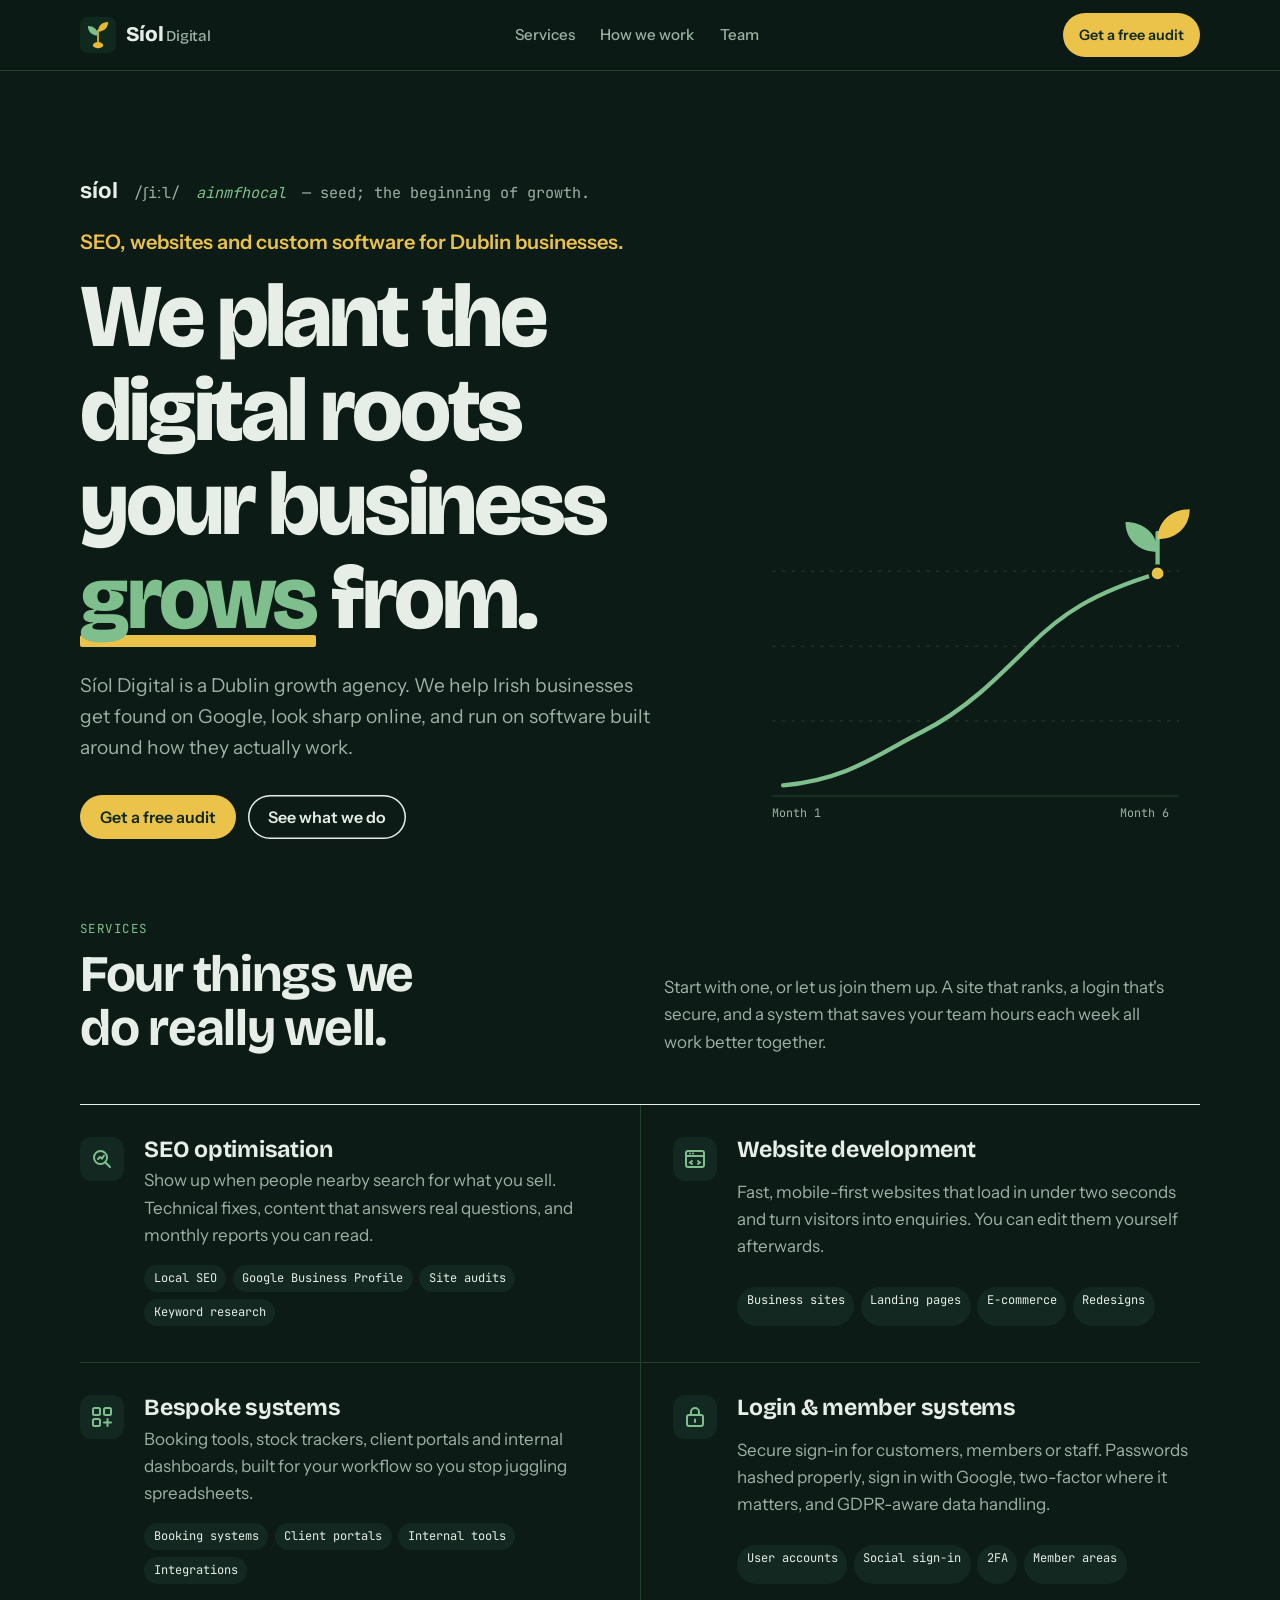
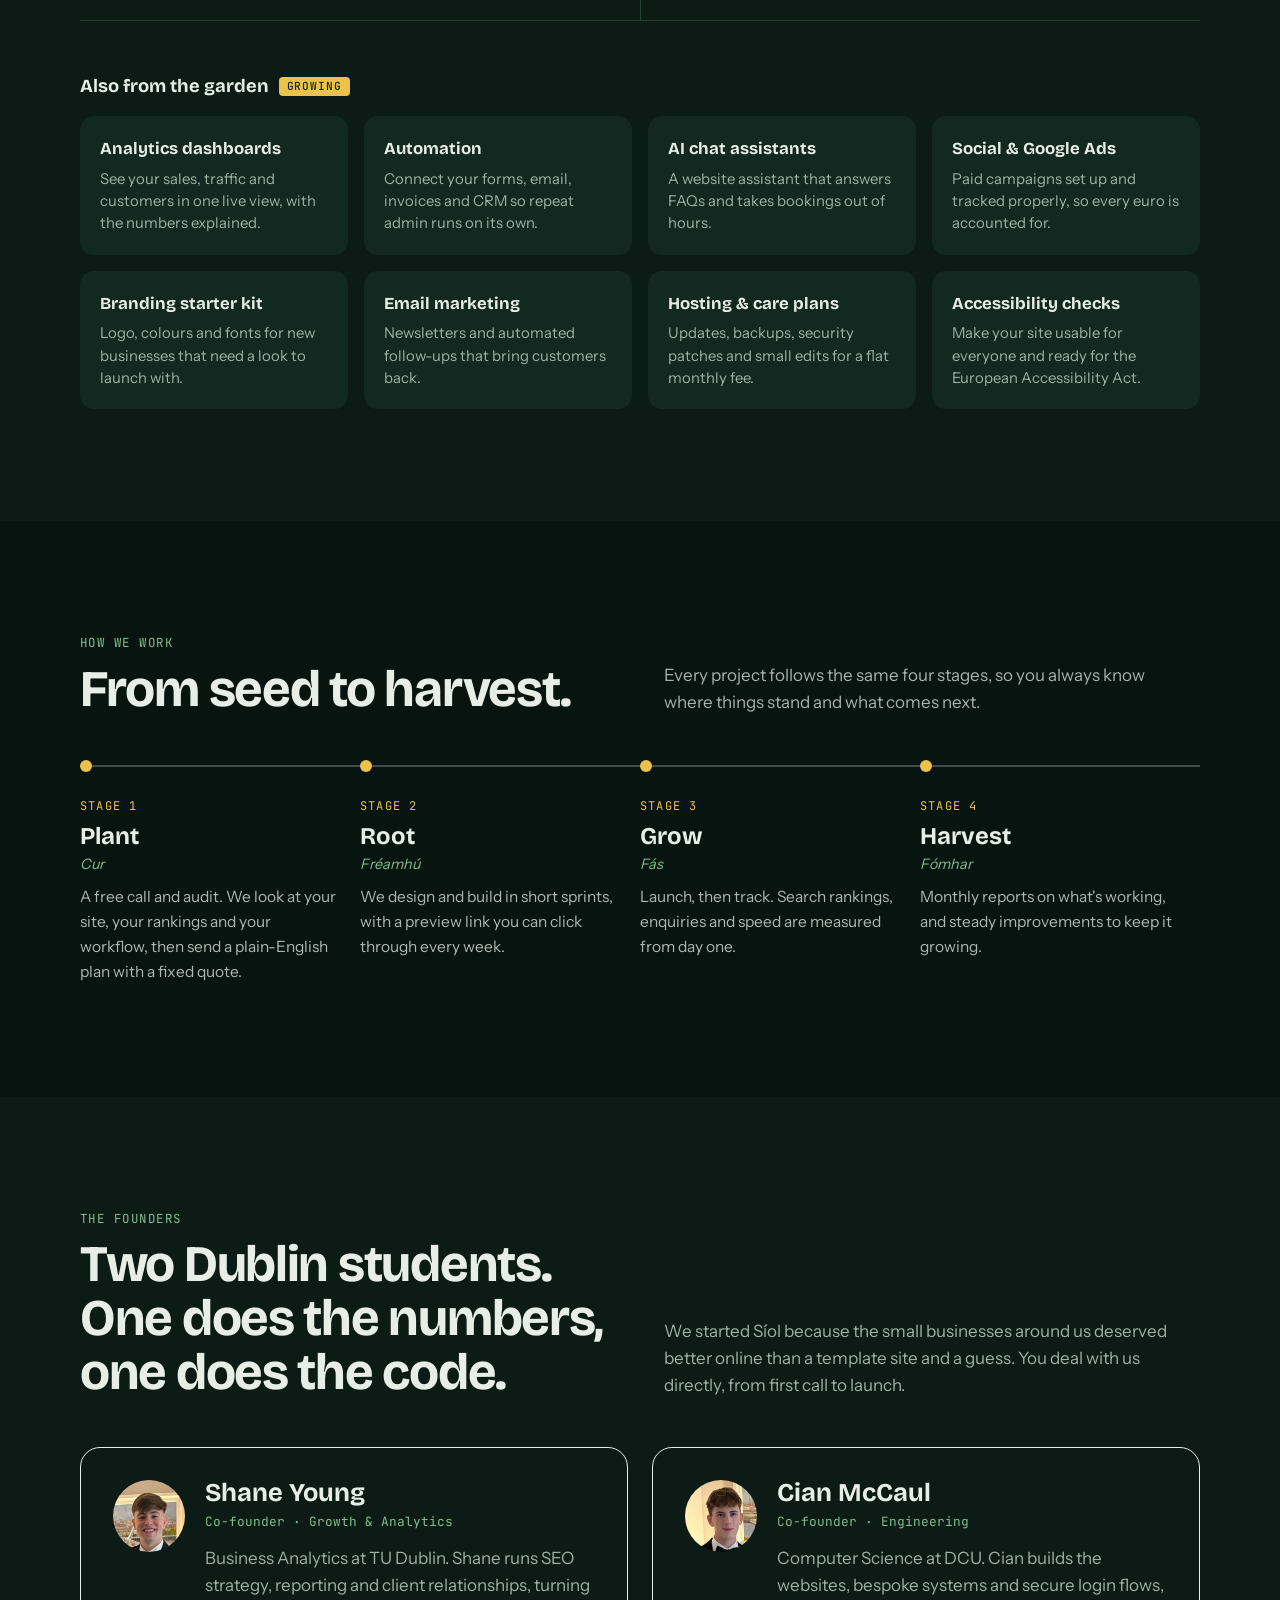
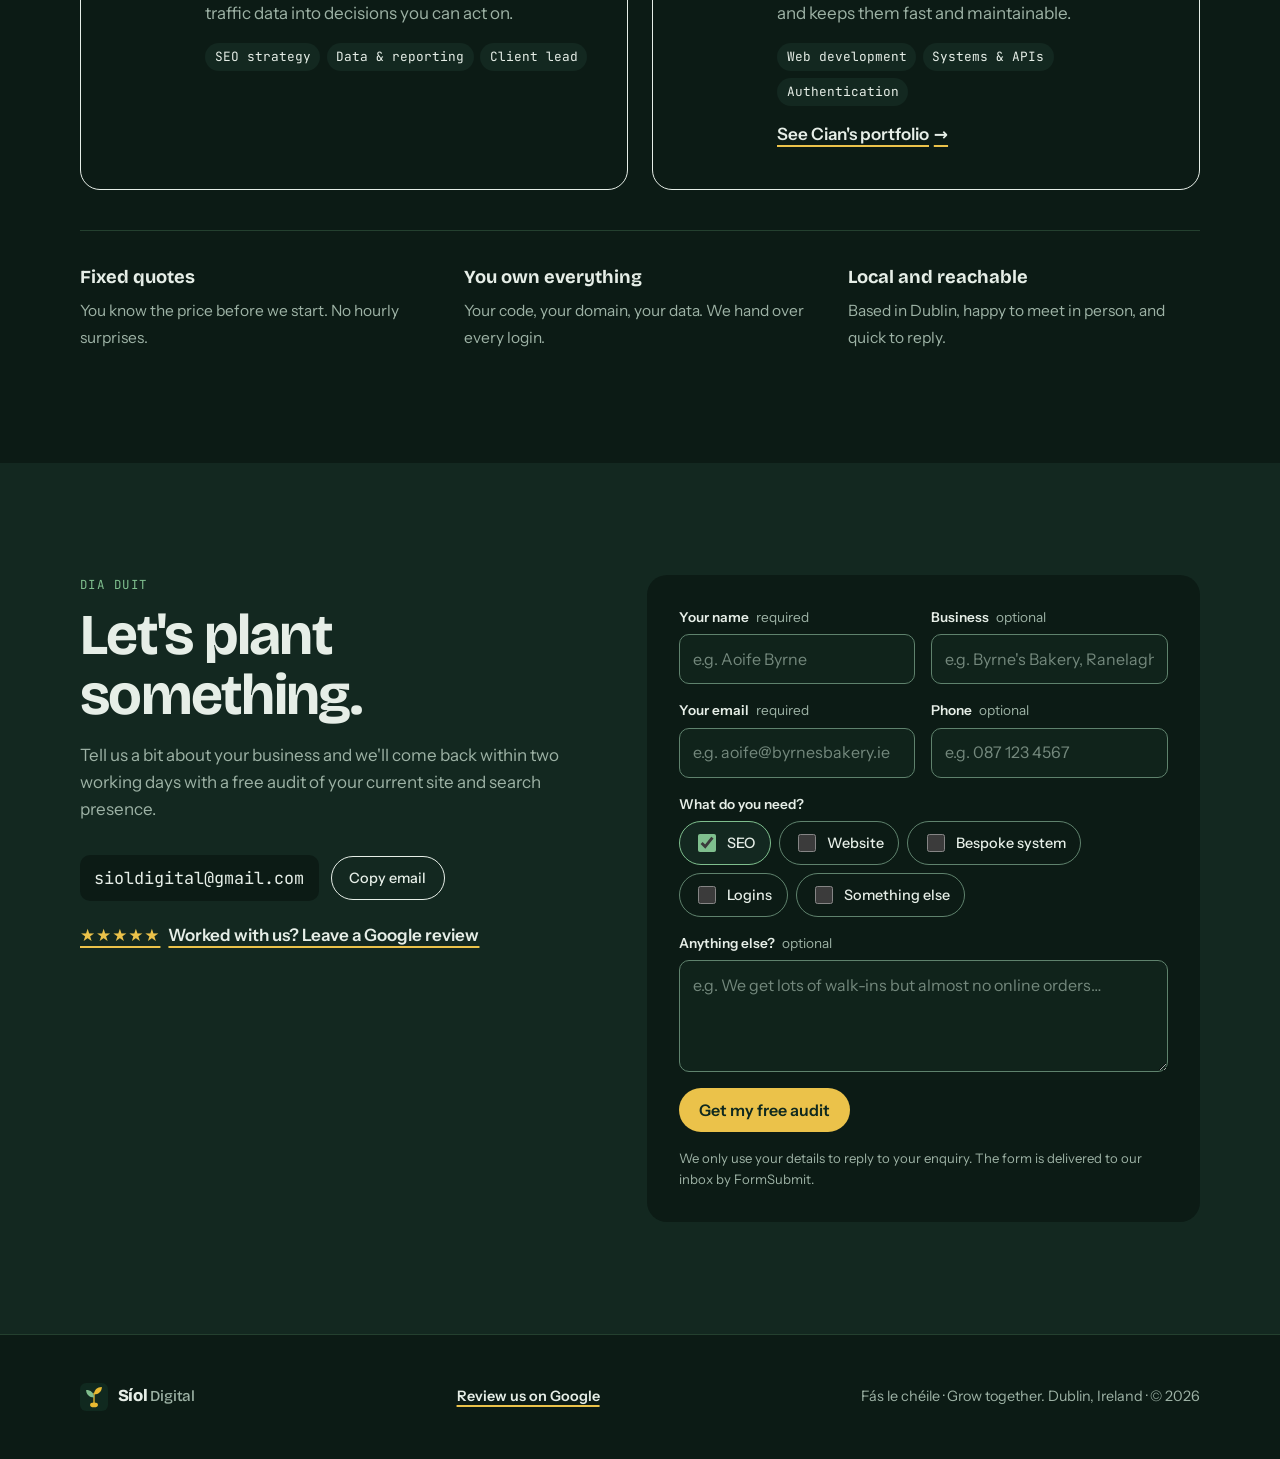
<file: index.html>
<!doctype html>
<html lang="en-IE">
<head>
  <meta charset="utf-8">
  <meta name="viewport" content="width=device-width, initial-scale=1, viewport-fit=cover">
  <meta name="color-scheme" content="dark">
  <meta name="theme-color" content="#0C1B15">
  <title>Síol Digital | SEO &amp; Web Design Agency in Dublin</title>
  <meta name="description" content="Síol Digital: a Dublin digital growth agency for SEO, websites, bespoke systems and secure logins.">
  <link rel="canonical" href="https://sioldigital.vercel.app/">
  <meta property="og:type" content="website">
  <meta property="og:site_name" content="Síol Digital">
  <meta property="og:title" content="Síol Digital | SEO &amp; Web Design Agency in Dublin">
  <meta property="og:description" content="We help Irish businesses get found on Google, look sharp online, and run on software built around how they actually work.">
  <meta property="og:url" content="https://sioldigital.vercel.app/">
  <meta property="og:locale" content="en_IE">
  <meta property="og:image" content="https://sioldigital.vercel.app/images/social-card.png">
  <meta property="og:image:width" content="1200">
  <meta property="og:image:height" content="630">
  <meta property="og:image:alt" content="Síol Digital: SEO, websites and custom software for Dublin businesses.">
  <meta name="twitter:card" content="summary_large_image">
  <script type="application/ld+json">
  {
    "@context": "https://schema.org",
    "@type": "ProfessionalService",
    "name": "Síol Digital",
    "url": "https://sioldigital.vercel.app/",
    "logo": "https://sioldigital.vercel.app/images/logo.svg",
    "image": "https://sioldigital.vercel.app/images/social-card.png",
    "email": "sioldigital@gmail.com",
    "description": "Dublin digital growth agency for SEO, websites, bespoke systems and secure logins.",
    "address": { "@type": "PostalAddress", "addressLocality": "Dublin", "addressCountry": "IE" },
    "areaServed": [{ "@type": "City", "name": "Dublin" }, { "@type": "Country", "name": "Ireland" }],
    "founder": [
      { "@type": "Person", "name": "Shane Young" },
      { "@type": "Person", "name": "Cian McCaul" }
    ],
    "knowsAbout": ["SEO", "Web design", "Website development", "Bespoke software", "Authentication"],
    "hasOfferCatalog": {
      "@type": "OfferCatalog",
      "name": "Services",
      "itemListElement": [
        { "@type": "Offer", "itemOffered": { "@type": "Service", "name": "SEO optimisation" } },
        { "@type": "Offer", "itemOffered": { "@type": "Service", "name": "Website development" } },
        { "@type": "Offer", "itemOffered": { "@type": "Service", "name": "Bespoke systems" } },
        { "@type": "Offer", "itemOffered": { "@type": "Service", "name": "Login and member systems" } }
      ]
    }
  }
  </script>
  <link rel="icon" href="images/logo.svg" type="image/svg+xml">
  <link rel="apple-touch-icon" href="images/apple-touch-icon.png">
  <link rel="preload" href="fonts/bricolage-grotesque.woff2" as="font" type="font/woff2" crossorigin>
  <link rel="preload" href="fonts/instrument-sans.woff2" as="font" type="font/woff2" crossorigin>
  <link rel="stylesheet" href="styles.css">
</head>
<body>

<svg width="0" height="0" style="position:absolute" aria-hidden="true">
  <defs>
    <symbol id="logo" viewBox="0 0 64 64">
      <rect width="64" height="64" rx="14" fill="#10291F"/>
      <ellipse cx="32" cy="50" rx="9" ry="5.5" fill="#E8B931"/>
      <path d="M32 47 V24" stroke="#E8B931" stroke-width="3" stroke-linecap="round" fill="none"/>
      <path d="M32 33 C21 33 14 26 14 16 C24 16 32 22 32 33 Z" fill="#7FBF8E"/>
      <path d="M32 26 C32 16 39 9 50 9 C50 19 43 26 32 26 Z" fill="#E8B931"/>
    </symbol>
  </defs>
</svg>

<a class="skip" href="#top">Skip to content</a>

<header class="top">
  <div class="wrap nav">
    <a class="brand" href="#top" aria-label="Síol Digital home">
      <svg aria-hidden="true"><use href="#logo"/></svg>
      <span>Síol<small>Digital</small></span>
    </a>
    <nav class="nav-links" aria-label="Main">
      <ul>
        <li><a href="#services">Services</a></li>
        <li><a href="#process">How we work</a></li>
        <li><a href="#team">Team</a></li>
      </ul>
    </nav>
    <a class="btn btn-gorse nav-cta" href="#contact">Get a free audit</a>
    <button class="menu-btn" type="button" popovertarget="menu" aria-label="Menu">
      <svg viewBox="0 0 24 24" fill="none" stroke="currentColor" stroke-width="2" stroke-linecap="round" aria-hidden="true"><path d="M4 8h16M4 16h16"/></svg>
    </button>
  </div>
</header>

<!-- Phone menu. Opens from the menu button; the browser closes it on Esc or a tap outside. -->
<nav class="menu" id="menu" popover aria-label="Menu">
  <ul>
    <li><a href="#services">Services</a></li>
    <li><a href="#process">How we work</a></li>
    <li><a href="#team">Team</a></li>
  </ul>
  <a class="btn btn-gorse" href="#contact">Get a free audit</a>
</nav>

<main id="top" tabindex="-1">
  <section class="hero">
    <div class="wrap hero-grid">
      <div>
        <div class="entry"><b lang="ga">síol</b><span>/ʃiːl/</span><i lang="ga">ainmfhocal</i><span>— seed; the beginning of growth.</span></div>
        <h1><span class="h1-plain">SEO, websites and custom software for Dublin businesses.</span> We plant the digital roots your business <em>grows</em> from.</h1>
        <p class="lede">Síol Digital is a Dublin growth agency. We help Irish businesses get found on Google, look sharp online, and run on software built around how they actually work.</p>
        <div class="ctas">
          <a class="btn btn-gorse" href="#contact">Get a free audit</a>
          <a class="btn btn-ghost" href="#services">See what we do</a>
        </div>
      </div>
      <svg class="sprout" viewBox="0 0 420 340" role="img" aria-label="A seedling growing at the end of a rising line, from month 1 to month 6">
        <g stroke="var(--line)" stroke-width="1">
          <line x1="20" y1="300" x2="400" y2="300"/>
          <line x1="20" y1="230" x2="400" y2="230" stroke-dasharray="3 6"/>
          <line x1="20" y1="160" x2="400" y2="160" stroke-dasharray="3 6"/>
          <line x1="20" y1="90" x2="400" y2="90" stroke-dasharray="3 6"/>
        </g>
        <g font-family="JetBrains Mono, monospace" font-size="11" fill="var(--muted)">
          <text x="20" y="320">Month 1</text>
          <text x="345" y="320">Month 6</text>
        </g>
        <path class="grow" d="M30 290 C 90 285, 120 260, 160 240 S 230 190, 260 160 S 320 110, 380 92" fill="none" stroke="var(--moss)" stroke-width="4" stroke-linecap="round"/>
        <g transform="translate(380 92)">
          <path d="M0 0 V-38" stroke="var(--moss)" stroke-width="4" stroke-linecap="round"/>
          <path d="M0 -20 C-18 -20 -30 -32 -30 -48 C-14 -48 0 -38 0 -20 Z" fill="var(--leaf)"/>
          <path d="M0 -32 C0 -48 12 -60 30 -60 C30 -44 18 -32 0 -32 Z" fill="var(--gorse)"/>
          <circle r="7" fill="var(--gorse)" stroke="var(--bg)" stroke-width="3"/>
        </g>
      </svg>
    </div>
  </section>

  <section id="services" style="padding-top:0">
    <div class="wrap">
      <div class="section-head">
        <div>
          <div class="eyebrow">Services</div>
          <h2>Four things we do really well.</h2>
        </div>
        <p>Start with one, or let us join them up. A site that ranks, a login that's secure, and a system that saves your team hours each week all work better together.</p>
      </div>

      <div class="core">
        <article class="svc">
          <div class="ico"><svg viewBox="0 0 24 24" fill="none" stroke="currentColor" stroke-width="2" stroke-linecap="round"><circle cx="10.5" cy="10.5" r="6.5"/><path d="M20 20l-4.8-4.8"/><path d="M8 12l2-2 2 1.5 2-3"/></svg></div>
          <h3>SEO optimisation</h3>
          <p>Show up when people nearby search for what you sell. Technical fixes, content that answers real questions, and monthly reports you can read.</p>
          <ul><li>Local SEO</li><li>Google Business Profile</li><li>Site audits</li><li>Keyword research</li></ul>
        </article>
        <article class="svc">
          <div class="ico"><svg viewBox="0 0 24 24" fill="none" stroke="currentColor" stroke-width="2" stroke-linecap="round"><rect x="3" y="4" width="18" height="16" rx="2"/><path d="M3 9h18M7 6.5h.01M10 6.5h.01"/><path d="M9 14l-2 1.5L9 17M15 14l2 1.5-2 1.5"/></svg></div>
          <h3>Website development</h3>
          <p>Fast, mobile-first websites that load in under two seconds and turn visitors into enquiries. You can edit them yourself afterwards.</p>
          <ul><li>Business sites</li><li>Landing pages</li><li>E-commerce</li><li>Redesigns</li></ul>
        </article>
        <article class="svc">
          <div class="ico"><svg viewBox="0 0 24 24" fill="none" stroke="currentColor" stroke-width="2" stroke-linecap="round"><rect x="3" y="3" width="7" height="7" rx="1.5"/><rect x="14" y="3" width="7" height="7" rx="1.5"/><rect x="3" y="14" width="7" height="7" rx="1.5"/><path d="M17.5 14v7M14 17.5h7"/></svg></div>
          <h3>Bespoke systems</h3>
          <p>Booking tools, stock trackers, client portals and internal dashboards, built for your workflow so you stop juggling spreadsheets.</p>
          <ul><li>Booking systems</li><li>Client portals</li><li>Internal tools</li><li>Integrations</li></ul>
        </article>
        <article class="svc">
          <div class="ico"><svg viewBox="0 0 24 24" fill="none" stroke="currentColor" stroke-width="2" stroke-linecap="round"><rect x="4" y="10" width="16" height="11" rx="2"/><path d="M8 10V7a4 4 0 0 1 8 0v3"/><path d="M12 14.5v2.5"/></svg></div>
          <h3>Login &amp; member systems</h3>
          <p>Secure sign-in for customers, members or staff. Passwords hashed properly, sign in with Google, two-factor where it matters, and GDPR-aware data handling.</p>
          <ul><li>User accounts</li><li>Social sign-in</li><li>2FA</li><li>Member areas</li></ul>
        </article>
      </div>

      <div class="extras">
        <h3>Also from the garden <span class="tag">Growing</span></h3>
        <div class="extra-grid">
          <div class="extra"><b>Analytics dashboards</b><span>See your sales, traffic and customers in one live view, with the numbers explained.</span></div>
          <div class="extra"><b>Automation</b><span>Connect your forms, email, invoices and CRM so repeat admin runs on its own.</span></div>
          <div class="extra"><b>AI chat assistants</b><span>A website assistant that answers FAQs and takes bookings out of hours.</span></div>
          <div class="extra"><b>Social &amp; Google Ads</b><span>Paid campaigns set up and tracked properly, so every euro is accounted for.</span></div>
          <div class="extra"><b>Branding starter kit</b><span>Logo, colours and fonts for new businesses that need a look to launch with.</span></div>
          <div class="extra"><b>Email marketing</b><span>Newsletters and automated follow-ups that bring customers back.</span></div>
          <div class="extra"><b>Hosting &amp; care plans</b><span>Updates, backups, security patches and small edits for a flat monthly fee.</span></div>
          <div class="extra"><b>Accessibility checks</b><span>Make your site usable for everyone and ready for the European Accessibility Act.</span></div>
        </div>
      </div>
    </div>
  </section>

  <section id="process" class="band">
    <div class="wrap">
      <div class="section-head">
        <div>
          <div class="eyebrow">How we work</div>
          <h2>From seed to harvest.</h2>
        </div>
        <p>Every project follows the same four stages, so you always know where things stand and what comes next.</p>
      </div>
      <div class="steps">
        <div class="step"><span class="stage">Stage 1</span><h3>Plant</h3><span class="ga" lang="ga">Cur</span><p>A free call and audit. We look at your site, your rankings and your workflow, then send a plain-English plan with a fixed quote.</p></div>
        <div class="step"><span class="stage">Stage 2</span><h3>Root</h3><span class="ga" lang="ga">Fréamhú</span><p>We design and build in short sprints, with a preview link you can click through every week.</p></div>
        <div class="step"><span class="stage">Stage 3</span><h3>Grow</h3><span class="ga" lang="ga">Fás</span><p>Launch, then track. Search rankings, enquiries and speed are measured from day one.</p></div>
        <div class="step"><span class="stage">Stage 4</span><h3>Harvest</h3><span class="ga" lang="ga">Fómhar</span><p>Monthly reports on what's working, and steady improvements to keep it growing.</p></div>
      </div>
    </div>
  </section>

  <section id="team">
    <div class="wrap">
      <div class="section-head">
        <div>
          <div class="eyebrow">The founders</div>
          <h2>Two Dublin students. One does the numbers, one does the code.</h2>
        </div>
        <p>We started Síol because the small businesses around us deserved better online than a template site and a guess. You deal with us directly, from first call to launch.</p>
      </div>
      <div class="team">
        <article class="person">
          <div class="avatar"><img src="images/shane.jpg" width="250" height="250" alt="Shane Young"></div>
          <div>
            <h3>Shane Young</h3>
            <div class="role">Co-founder · Growth &amp; Analytics</div>
            <p>Business Analytics at TU Dublin. Shane runs SEO strategy, reporting and client relationships, turning traffic data into decisions you can act on.</p>
            <ul><li>SEO strategy</li><li>Data &amp; reporting</li><li>Client lead</li></ul>
          </div>
        </article>
        <article class="person">
          <div class="avatar"><img src="images/cian.jpg" width="250" height="250" alt="Cian McCaul"></div>
          <div>
            <h3>Cian McCaul</h3>
            <div class="role">Co-founder · Engineering</div>
            <p>Computer Science at DCU. Cian builds the websites, bespoke systems and secure login flows, and keeps them fast and maintainable.</p>
            <ul><li>Web development</li><li>Systems &amp; APIs</li><li>Authentication</li></ul>
            <a class="person-link" href="https://cianmccaul.vercel.app/" target="_blank" rel="noopener">See Cian's portfolio <span aria-hidden="true">→</span><span class="sr-only"> (opens in a new tab)</span></a>
          </div>
        </article>
      </div>
      <div class="why">
        <div><b>Fixed quotes</b><span>You know the price before we start. No hourly surprises.</span></div>
        <div><b>You own everything</b><span>Your code, your domain, your data. We hand over every login.</span></div>
        <div><b>Local and reachable</b><span>Based in Dublin, happy to meet in person, and quick to reply.</span></div>
      </div>
    </div>
  </section>

  <section id="contact" class="contact">
    <div class="wrap contact-grid">
      <div>
        <div class="eyebrow" lang="ga">Dia duit</div>
        <h2>Let's plant something.</h2>
        <p class="lede">Tell us a bit about your business and we'll come back within two working days with a free audit of your current site and search presence.</p>
        <div class="mail">
          <code id="email">sioldigital@gmail.com</code>
          <button type="button" id="copy" aria-live="polite">Copy email</button>
        </div>
        <a class="review-link" href="https://g.page/r/CXowaJ8XsCbJEBM/review" target="_blank" rel="noopener">
          <span class="stars" aria-hidden="true">★★★★★</span> Worked with us? Leave a Google review<span class="sr-only"> (opens in a new tab)</span>
        </a>
      </div>
      <form id="enquiry" novalidate>
        <div class="field"><label for="name">Your name <span class="hint">required</span></label><input id="name" name="name" autocomplete="name" autocapitalize="words" enterkeyhint="next" placeholder="e.g. Aoife Byrne" required aria-describedby="name-error"><p class="field-error" id="name-error" hidden></p></div>
        <div class="field"><label for="biz">Business <span class="hint">optional</span></label><input id="biz" name="biz" autocomplete="organization" autocapitalize="words" enterkeyhint="next" placeholder="e.g. Byrne's Bakery, Ranelagh"></div>
        <div class="field"><label for="reply">Your email <span class="hint">required</span></label><input id="reply" name="reply" type="email" autocomplete="email" autocapitalize="none" spellcheck="false" enterkeyhint="next" placeholder="e.g. aoife@byrnesbakery.ie" required aria-describedby="reply-error"><p class="field-error" id="reply-error" hidden></p></div>
        <div class="field"><label for="phone">Phone <span class="hint">optional</span></label><input id="phone" name="phone" type="tel" autocomplete="tel" enterkeyhint="next" placeholder="e.g. 087 123 4567"></div>
        <input type="text" id="hp" name="_honey" tabindex="-1" autocomplete="off" aria-hidden="true" style="position:absolute;left:-9999px">

        <div class="field full">
          <label id="needs-label">What do you need?</label>
          <div class="checks" role="group" aria-labelledby="needs-label">
            <label><input type="checkbox" id="n-seo" checked> SEO</label>
            <label><input type="checkbox" id="n-web"> Website</label>
            <label><input type="checkbox" id="n-sys"> Bespoke system</label>
            <label><input type="checkbox" id="n-login"> Logins</label>
            <label><input type="checkbox" id="n-other"> Something else</label>
          </div>
        </div>
        <div class="field full"><label for="msg">Anything else? <span class="hint">optional</span></label><textarea id="msg" name="msg" placeholder="e.g. We get lots of walk-ins but almost no online orders…"></textarea></div>
        <div class="field full">
          <button class="btn btn-gorse" type="submit" style="justify-self:start">Get my free audit</button>
          <p class="privacy">We only use your details to reply to your enquiry. The form is delivered to our inbox by FormSubmit.</p>
        </div>
        <p class="form-note" id="note" role="status" tabindex="-1" hidden></p>
      </form>
    </div>
  </section>
</main>

<footer>
  <div class="wrap foot">
    <a class="brand" href="#top"><svg aria-hidden="true"><use href="#logo"/></svg><span>Síol<small>Digital</small></span></a>
    <a class="foot-review" href="https://g.page/r/CXowaJ8XsCbJEBM/review" target="_blank" rel="noopener">Review us on Google<span class="sr-only"> (opens in a new tab)</span></a>
    <span><span lang="ga">Fás le chéile</span> · Grow together. Dublin, Ireland · © 2026</span>
  </div>
</footer>

<script src="script.js"></script>
</body>
</html>
</file>
<file: styles.css>
/* Layout: a dictionary-entry hero ("síol, n. seed"), then left-aligned bands that grow from seed to harvest. */
/* Always dark green, whatever the visitor's light/dark setting. */
/* Fonts are stored in /fonts so nothing is loaded from Google's servers. */
@font-face { font-family: "Bricolage Grotesque"; font-weight: 500 800; font-stretch: 100%; font-display: swap; src: url("fonts/bricolage-grotesque.woff2") format("woff2"); }
@font-face { font-family: "Instrument Sans"; font-weight: 400 600; font-stretch: 100%; font-display: swap; src: url("fonts/instrument-sans.woff2") format("woff2"); }
@font-face { font-family: "JetBrains Mono"; font-weight: 400 500; font-display: swap; src: url("fonts/jetbrains-mono.woff2") format("woff2"); unicode-range: U+0000-00FF, U+0131, U+0152-0153, U+02BB-02BC, U+02C6, U+02DA, U+02DC, U+0304, U+0308, U+0329, U+2000-206F, U+20AC, U+2122, U+2191, U+2193, U+2212, U+2215, U+FEFF, U+FFFD; }
/* Only needed for the pronunciation symbols in "/ʃiːl/". */
@font-face { font-family: "JetBrains Mono"; font-weight: 400 500; font-display: swap; src: url("fonts/jetbrains-mono-ext.woff2") format("woff2"); unicode-range: U+0100-02BA, U+02BD-02C5, U+02C7-02CC, U+02CE-02D7, U+02DD-02FF, U+1D00-1DBF, U+1E00-1E9F, U+1EF2-1EFF, U+2020, U+20A0-20AB, U+20AD-20C4, U+2113, U+2C60-2C7F, U+A720-A7FF; }

:root {
  --tap: 44px;            /* smallest comfortable size for anything you tap */
  --field-line: #5F826D;  /* form box outlines: clear enough to see (over 3:1 contrast) */
  --field-bg: #10231B;
  --bg: #0C1B15;          /* bog green */
  --surface: #132820;     /* hedgerow shade */
  --fg: #E6EEE7;
  --muted: #9DB2A5;
  --line: #24402F;
  --moss: #7FBF8E;        /* moss green */
  --gorse: #EBC24A;       /* gorse yellow, the accent */
  --gorse-ink: #10291F;   /* text on gorse */
  --leaf: #7FBF8E;
  --band: #081410;        /* darker band background */
  --band-fg: #E6EEE7;
  --display: "Bricolage Grotesque", "Segoe UI", system-ui, sans-serif;
  --body: "Instrument Sans", "Segoe UI", system-ui, sans-serif;
  --mono: "JetBrains Mono", ui-monospace, Consolas, monospace;
  --max: 72rem;
  color-scheme: dark;
}

* { box-sizing: border-box; }
body { margin: 0; }
img { max-width: 100%; }
[hidden] { display: none !important; }
html { scroll-behavior: smooth; scroll-padding-top: 5.5rem; -webkit-tap-highlight-color: transparent; }
.sr-only { position: absolute; width: 1px; height: 1px; overflow: hidden; clip-path: inset(50%); white-space: nowrap; }
.skip { position: absolute; left: 16px; top: -100px; z-index: 20; background: var(--gorse); color: var(--gorse-ink); font-weight: 600; padding: .7rem 1rem; border-radius: 10px; text-decoration: none; }
.skip:focus { top: calc(env(safe-area-inset-top, 0px) + 10px); }
main:focus { outline: none; }
@media (prefers-reduced-motion: reduce) { html { scroll-behavior: auto; } *, *::before, *::after { animation: none !important; transition: none !important; } }
body { background: var(--bg); color: var(--fg); font-family: var(--body); font-size: 1.0625rem; line-height: 1.6; }
a { color: inherit; }
:focus-visible { outline: 3px solid var(--gorse); outline-offset: 3px; border-radius: 4px; }
h1, h2, h3 { font-family: var(--display); line-height: 1.05; text-wrap: balance; margin: 0; }
p { margin: 0; }

.wrap { max-width: var(--max); margin: 0 auto; padding-left: max(16px, env(safe-area-inset-left, 0px)); padding-right: max(16px, env(safe-area-inset-right, 0px)); }
.eyebrow { font-family: var(--mono); font-size: .78rem; letter-spacing: .12em; text-transform: uppercase; color: var(--moss); }
section { padding-block: clamp(4rem, 9vw, 7rem); }

/* Nav */
header.top { position: sticky; top: env(safe-area-inset-top, 0px); z-index: 10; background: color-mix(in srgb, var(--bg) 88%, transparent); backdrop-filter: blur(10px); border-bottom: 1px solid var(--line); }
.nav { display: flex; align-items: center; justify-content: space-between; gap: 1rem; padding-block: .8rem; }
.brand { display: flex; align-items: center; gap: .6rem; min-height: var(--tap); text-decoration: none; font-family: var(--display); font-weight: 800; font-size: 1.3rem; letter-spacing: -.01em; }
.brand svg { width: 36px; height: 36px; flex: none; }
.brand span small { font-weight: 500; color: var(--muted); font-size: .95rem; margin-left: .15rem; }
.nav ul { display: flex; gap: 1.6rem; list-style: none; margin: 0; padding: 0; font-weight: 500; font-size: .95rem; }
.nav ul a { display: inline-flex; align-items: center; min-height: var(--tap); text-decoration: none; color: var(--muted); transition: color .15s ease; }
.nav ul a:hover { color: var(--fg); }
.btn { display: inline-flex; align-items: center; justify-content: center; gap: .5rem; min-height: var(--tap); padding: .75rem 1.25rem; border-radius: 999px; font-weight: 600; text-decoration: none; border: 0; cursor: pointer; font: 600 1rem var(--body); transition: transform .15s ease, filter .15s ease; }
/* Lift on hover only where there is a mouse, so buttons don't stay "stuck up" after a tap on a phone. */
@media (hover: hover) { .btn:hover { transform: translateY(-2px); } }
.btn:active { transform: scale(.97); filter: brightness(.94); }
.btn-gorse { background: var(--gorse); color: var(--gorse-ink); }
.btn-ghost { background: transparent; color: var(--fg); box-shadow: inset 0 0 0 1.5px var(--fg); }
.nav .btn { padding: .55rem 1rem; font-size: .9rem; }
.nav-cta { margin-left: auto; }
.nav-links { margin-left: auto; }

/* Phone menu */
.menu-btn { display: none; width: var(--tap); height: var(--tap); flex: none; place-items: center; background: none; color: var(--fg); border: 1.5px solid var(--field-line); border-radius: 50%; cursor: pointer; transition: transform .15s ease, background-color .15s ease; }
.menu-btn svg { width: 22px; height: 22px; }
.menu-btn:active { transform: scale(.94); background: var(--surface); }
.menu { position: fixed; inset: auto; top: calc(env(safe-area-inset-top, 0px) + 4.5rem); left: max(16px, env(safe-area-inset-left, 0px)); right: max(16px, env(safe-area-inset-right, 0px)); width: auto; margin: 0; padding: .75rem; color: var(--fg); background: color-mix(in srgb, var(--surface) 82%, transparent); -webkit-backdrop-filter: blur(18px) saturate(1.4); backdrop-filter: blur(18px) saturate(1.4); border: 1px solid var(--field-line); border-radius: 20px; box-shadow: 0 20px 50px rgb(0 0 0 / .45); }
.menu ul { list-style: none; margin: 0 0 .75rem; padding: 0; }
.menu ul a { display: flex; align-items: center; min-height: 52px; padding: 0 .9rem; border-radius: 12px; text-decoration: none; font-family: var(--display); font-weight: 700; font-size: 1.25rem; }
.menu ul a:active { background: color-mix(in srgb, var(--fg) 10%, transparent); }
.menu li + li { border-top: 1px solid var(--line); }
.menu .btn { width: 100%; min-height: 52px; }
.menu::backdrop { background: rgb(0 0 0 / .35); }
.menu:popover-open { opacity: 1; transform: none; }
.menu { opacity: 0; transform: translateY(-8px) scale(.98); transform-origin: top right; transition: opacity .18s ease, transform .18s ease, display .18s allow-discrete, overlay .18s allow-discrete; }
@starting-style { .menu:popover-open { opacity: 0; transform: translateY(-8px) scale(.98); } }
/* Very old browsers without the built-in popover feature: keep the menu out of the page. */
@supports not selector(:popover-open) { .menu, .menu-btn { display: none !important; } }
@media (max-width: 760px) { .nav-links { display: none; } .menu-btn { display: grid; } .nav { gap: .6rem; } .nav .btn { padding: .55rem .85rem; } }
@media (max-width: 350px) { .nav-cta { display: none; } .menu-btn { margin-left: auto; } }
@media (min-width: 761px) { .menu { display: none !important; } }

/* Hero */
.hero { padding-block: clamp(3.5rem, 8vw, 6.5rem) clamp(3rem, 7vw, 5rem); }
.hero-grid { display: grid; grid-template-columns: 1.35fr 1fr; gap: clamp(2rem, 5vw, 4rem); align-items: end; }
.entry { font-family: var(--mono); font-size: .95rem; color: var(--muted); display: flex; flex-wrap: wrap; gap: .4rem 1rem; align-items: baseline; margin-bottom: 1.25rem; }
.entry b { font-family: var(--display); font-size: 1.4rem; color: var(--fg); font-weight: 700; }
.entry i { color: var(--moss); }
.hero h1 { font-size: clamp(2.8rem, 7.5vw, 5.6rem); font-weight: 800; letter-spacing: -.035em; }
/* The plain-English line above the headline: says what we do at a glance. */
.hero h1 .h1-plain { display: block; font-family: var(--body); font-size: clamp(1.05rem, 1.6vw, 1.25rem); font-weight: 600; letter-spacing: 0; line-height: 1.35; color: var(--gorse); margin-bottom: .9rem; }
.hero h1 em { font-style: normal; color: var(--moss); position: relative; white-space: nowrap; }
.hero h1 em::after { content: ""; position: absolute; left: 0; right: 0; bottom: .06em; height: .14em; background: var(--gorse); z-index: -1; border-radius: 2px; }
.hero .lede { margin-top: 1.5rem; max-width: 36rem; font-size: 1.2rem; color: var(--muted); }
.hero .ctas { display: flex; flex-wrap: wrap; gap: .75rem; margin-top: 2rem; }
.sprout { width: 100%; max-width: 100%; height: auto; }
.sprout .grow { stroke-dasharray: 600; stroke-dashoffset: 0; animation: draw 2.2s ease-out both; }
@keyframes draw { from { stroke-dashoffset: 600; } }
@media (max-width: 860px) { .hero-grid { grid-template-columns: 1fr; } .sprout { max-width: 420px; } }

/* Services */
.section-head { display: grid; grid-template-columns: 1fr 1fr; gap: 1.5rem 3rem; align-items: end; margin-bottom: 3rem; }
.section-head h2 { font-size: clamp(2rem, 4.5vw, 3.2rem); letter-spacing: -.025em; margin-top: .6rem; }
.section-head p { color: var(--muted); max-width: 32rem; }
@media (max-width: 760px) { .section-head { grid-template-columns: 1fr; } }

.core { display: grid; grid-template-columns: repeat(2, minmax(0, 1fr)); border-top: 1.5px solid var(--fg); }
.svc { padding: 2rem 2rem 2.25rem 0; border-bottom: 1px solid var(--line); display: grid; grid-template-columns: auto 1fr; gap: .4rem 1.25rem; min-width: 0; }
.svc:nth-child(even) { padding-left: 2rem; padding-right: 0; border-left: 1px solid var(--line); }
.svc .ico { grid-row: span 3; width: 44px; height: 44px; border-radius: 12px; background: var(--surface); display: grid; place-items: center; color: var(--moss); }
.svc .ico svg { width: 24px; height: 24px; }
.svc h3 { font-size: 1.45rem; font-weight: 700; letter-spacing: -.01em; }
.svc p { color: var(--muted); }
.svc ul { list-style: none; padding: 0; margin: .6rem 0 0; display: flex; flex-wrap: wrap; gap: .4rem; }
.svc li { font-family: var(--mono); font-size: .75rem; padding: .25rem .6rem; border-radius: 999px; background: var(--surface); color: var(--fg); }
@media (max-width: 760px) { .core { grid-template-columns: 1fr; } .svc, .svc:nth-child(even) { padding: 1.75rem 0; border-left: 0; } }

.extras { margin-top: 3.5rem; }
.extras h3 { font-size: 1.15rem; font-weight: 700; margin-bottom: 1.25rem; display: flex; align-items: center; gap: .6rem; }
.extras h3 .tag { font-family: var(--mono); font-size: .7rem; font-weight: 500; letter-spacing: .08em; text-transform: uppercase; background: var(--gorse); color: var(--gorse-ink); padding: .2rem .5rem; border-radius: 4px; }
.extra-grid { display: grid; grid-template-columns: repeat(4, minmax(0, 1fr)); gap: 1rem; }
.extra { background: var(--surface); border-radius: 14px; padding: 1.25rem; min-width: 0; }
.extra b { display: block; font-family: var(--display); font-size: 1.05rem; margin-bottom: .3rem; }
.extra span { color: var(--muted); font-size: .93rem; line-height: 1.5; display: block; }
@media (max-width: 960px) { .extra-grid { grid-template-columns: repeat(2, minmax(0, 1fr)); } }
@media (max-width: 480px) { .extra-grid { grid-template-columns: 1fr; } }

/* Process band */
.band { background: var(--band); color: var(--band-fg); }
.band .eyebrow { color: var(--leaf); }
.band .section-head p { color: color-mix(in srgb, var(--band-fg) 72%, transparent); }
.steps { display: grid; grid-template-columns: repeat(4, minmax(0, 1fr)); gap: 0; counter-reset: s; }
.step { padding: 1.5rem 1.5rem 0 0; border-top: 2px solid color-mix(in srgb, var(--band-fg) 25%, transparent); position: relative; min-width: 0; }
.step::before { content: ""; position: absolute; top: -7px; left: 0; width: 12px; height: 12px; border-radius: 50%; background: var(--gorse); }
.step .stage { font-family: var(--mono); font-size: .75rem; letter-spacing: .1em; text-transform: uppercase; color: var(--gorse); }
.step h3 { font-size: 1.5rem; margin: .4rem 0 .2rem; }
.step .ga { font-style: italic; color: var(--leaf); font-size: .9rem; display: block; margin-bottom: .6rem; }
.step p { color: color-mix(in srgb, var(--band-fg) 75%, transparent); font-size: .97rem; }
@media (max-width: 860px) { .steps { grid-template-columns: repeat(2, minmax(0, 1fr)); row-gap: 2.5rem; } }
@media (max-width: 480px) { .steps { grid-template-columns: 1fr; } }

/* Team */
.team { display: grid; grid-template-columns: repeat(2, minmax(0, 1fr)); gap: 1.5rem; }
.person { border: 1.5px solid var(--fg); border-radius: 20px; padding: 2rem; display: grid; grid-template-columns: auto 1fr; gap: 1.25rem; align-items: start; min-width: 0; }
.avatar { width: 72px; height: 72px; border-radius: 50%; display: grid; place-items: center; font-family: var(--display); font-weight: 800; font-size: 1.6rem; background: var(--gorse); color: var(--gorse-ink); }
.person:nth-child(2) .avatar { background: var(--moss); color: var(--bg); }
.avatar { overflow: hidden; }
.avatar img { width: 100%; height: 100%; object-fit: cover; display: block; }
.person h3 { font-size: 1.6rem; }
.person .role { font-family: var(--mono); font-size: .8rem; color: var(--moss); margin: .3rem 0 .8rem; }
.person p { color: var(--muted); }
.person ul { list-style: none; padding: 0; margin: 1rem 0 0; display: flex; flex-wrap: wrap; gap: .4rem; }
.person li { font-size: .8rem; font-family: var(--mono); padding: .25rem .6rem; border-radius: 999px; background: var(--surface); }
.person-link, .review-link, .foot-review { text-decoration: underline; text-decoration-color: var(--gorse); text-decoration-thickness: 1.5px; text-underline-offset: .3em; transition: color .15s ease; }
.person-link { display: inline-flex; align-items: center; gap: .3rem; min-height: var(--tap); margin-top: .4rem; font-weight: 600; color: var(--fg); }
.person-link:hover { color: var(--moss); }
.why { margin-top: 2.5rem; display: grid; grid-template-columns: repeat(3, minmax(0, 1fr)); gap: 2rem; padding-top: 2rem; border-top: 1px solid var(--line); }
.why b { font-family: var(--display); font-size: 1.15rem; display: block; margin-bottom: .3rem; }
.why span { color: var(--muted); font-size: .97rem; }
@media (max-width: 760px) { .team, .why { grid-template-columns: 1fr; } .person { grid-template-columns: 1fr; } }

/* Contact */
.contact { background: var(--surface); }
.contact-grid { display: grid; grid-template-columns: 1fr 1.1fr; gap: clamp(2rem, 5vw, 4rem); }
.contact h2 { font-size: clamp(2.2rem, 5vw, 3.6rem); letter-spacing: -.03em; margin-top: .6rem; }
.contact .lede { color: var(--muted); margin-top: 1rem; max-width: 30rem; }
.mail { margin-top: 2rem; display: flex; flex-wrap: wrap; align-items: center; gap: .75rem; }
.mail code { font-family: var(--mono); font-size: 1.05rem; background: var(--bg); padding: .6rem .9rem; border-radius: 10px; user-select: all; }
.mail button { font: 500 .9rem var(--body); background: none; border: 1.5px solid var(--fg); color: var(--fg); border-radius: 999px; min-height: var(--tap); padding: .45rem 1.1rem; cursor: pointer; transition: transform .15s ease, background-color .15s ease; }
.mail button:active { transform: scale(.97); background: var(--bg); }
.review-link { display: inline-flex; align-items: center; gap: .5rem; min-height: var(--tap); margin-top: .75rem; font-weight: 600; color: var(--fg); }
.review-link:hover { color: var(--moss); }
.review-link .stars { display: inline-block; color: var(--gorse); letter-spacing: .05em; }
form { display: grid; grid-template-columns: 1fr 1fr; gap: 1rem; background: var(--bg); padding: clamp(1.25rem, 3vw, 2rem); border-radius: 20px; }
.field { display: grid; gap: .35rem; min-width: 0; }
.field.full { grid-column: 1 / -1; }
label { font-size: .85rem; font-weight: 600; }
label .hint { font-weight: 400; color: var(--muted); margin-left: .25rem; }
input, select, textarea { font: inherit; font-size: 1rem; color: var(--fg); background: var(--field-bg); border: 1.5px solid var(--field-line); border-radius: 10px; padding: .7rem .8rem; width: 100%; min-height: 48px; transition: border-color .15s ease, box-shadow .15s ease; }
::placeholder { color: var(--muted); opacity: .7; }
input:focus, select:focus, textarea:focus { border-color: var(--moss); outline: none; box-shadow: 0 0 0 3px color-mix(in srgb, var(--moss) 35%, transparent); }
input[aria-invalid="true"] { border-color: var(--gorse); }
.field-error { font-size: .85rem; font-weight: 500; color: var(--gorse); }
textarea { min-height: 7rem; resize: vertical; }
.checks { display: flex; flex-wrap: wrap; gap: .5rem; }
.checks label { font-weight: 500; display: inline-flex; align-items: center; gap: .5rem; min-height: var(--tap); padding: .4rem .9rem; border-radius: 999px; border: 1.5px solid var(--field-line); cursor: pointer; font-size: .9rem; transition: background-color .15s ease, border-color .15s ease, transform .15s ease; }
.checks label:active { transform: scale(.97); }
.checks input { width: 18px; height: 18px; min-height: 0; accent-color: var(--moss); }
.checks label:has(input:checked) { border-color: var(--moss); background: var(--surface); }
.checks label:has(input:focus-visible) { outline: 3px solid var(--gorse); outline-offset: 3px; }
.privacy { margin-top: .6rem; font-size: .82rem; color: var(--muted); }
.form-note { grid-column: 1 / -1; font-size: .95rem; color: var(--moss); font-weight: 500; }
.form-note.is-error { color: var(--gorse); }
button:disabled { opacity: .6; cursor: progress; transform: none; }
@media (max-width: 860px) { .contact-grid { grid-template-columns: 1fr; } }
@media (max-width: 480px) { form { grid-template-columns: 1fr; } }

footer { padding-block: 2.5rem; border-top: 1px solid var(--line); font-size: .9rem; color: var(--muted); }
.foot { display: flex; flex-wrap: wrap; justify-content: space-between; gap: 1rem; align-items: center; }
.foot .brand { font-size: 1.05rem; color: var(--fg); }
.foot .brand svg { width: 28px; height: 28px; }
.foot-review { display: inline-flex; align-items: center; min-height: var(--tap); color: var(--fg); font-weight: 600; }
.foot-review:hover { color: var(--moss); }
</file>
